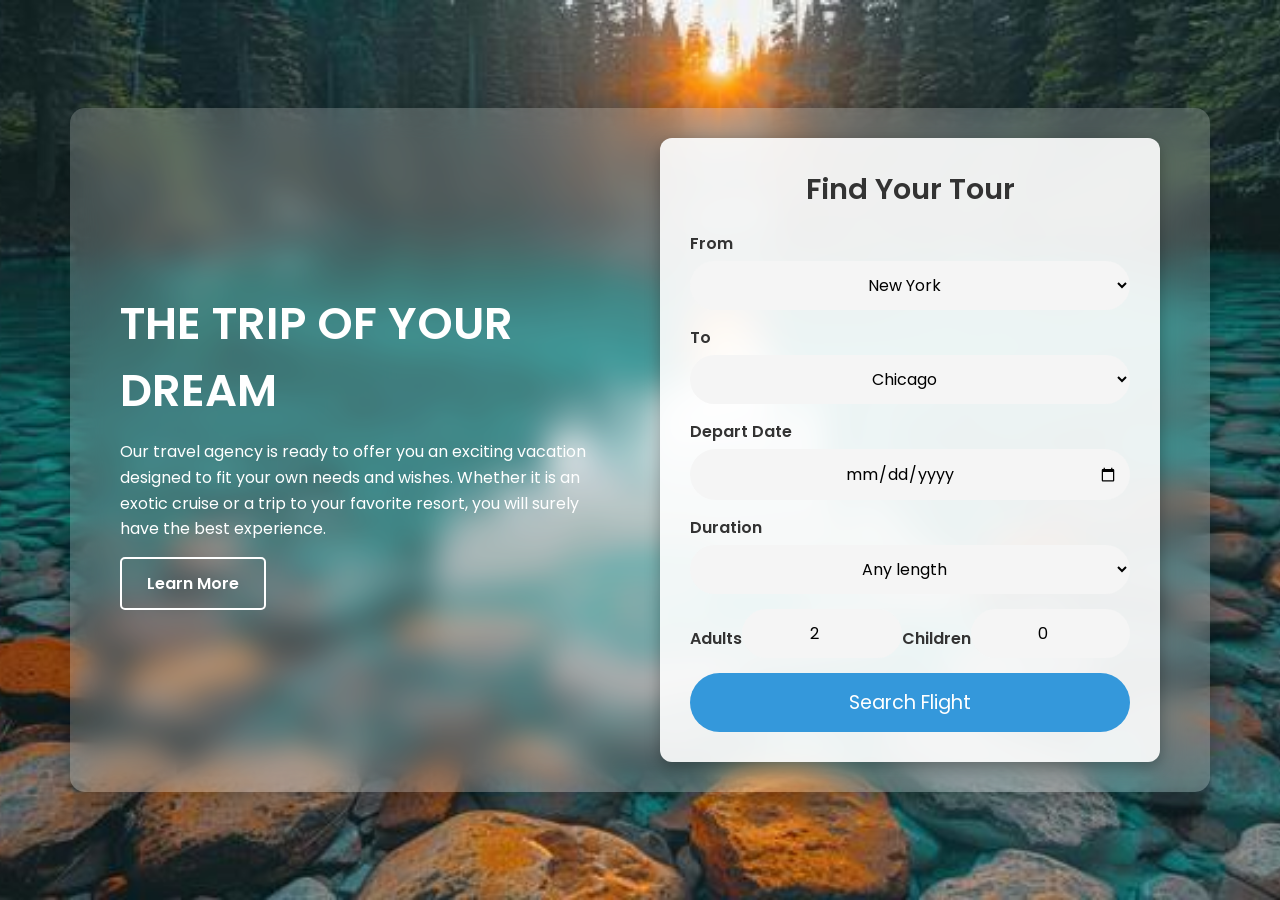
<file: book.html>
<!DOCTYPE html>
<html lang="en">
  <head>
    <meta charset="UTF-8" />
    <meta name="viewport" content="width=device-width, initial-scale=1.0" />
    <title>Travel Agency</title>
    <link rel="stylesheet" href="book.css" />
  </head>
  <body>
    <main>
      <section class="hero">
        <div class="text">
          <h2>The Trip of Your Dream</h2>
          <p>
            Our travel agency is ready to offer you an exciting vacation
            designed to fit your own needs and wishes. Whether it is an exotic
            cruise or a trip to your favorite resort, you will surely have the
            best experience.
          </p>
          <a href="#" class="btn-learn">Learn More</a>
        </div>
        <div class="form">
          <h3>Find Your Tour</h3>
          <form>
            <label for="from">From</label>
            <select id="from" name="from">
              <option>New York</option>
            </select>

            <label for="to">To</label>
            <select id="to" name="to">
              <option>Chicago</option>
            </select>

            <label for="date">Depart Date</label>
            <input type="date" id="date" name="date" />

            <label for="duration">Duration</label>
            <select id="duration" name="duration">
              <option>Any length</option>
            </select>

            <div class="passengers">
              <label>Adults</label>
              <input type="number" value="2" min="1" />

              <label>Children</label>
              <input type="number" value="0" min="0" />
            </div>

            <button type="submit" class="btn-search">Search Flight</button>
          </form>
        </div>
      </section>
    </main>
  </body>
</html>
</file>
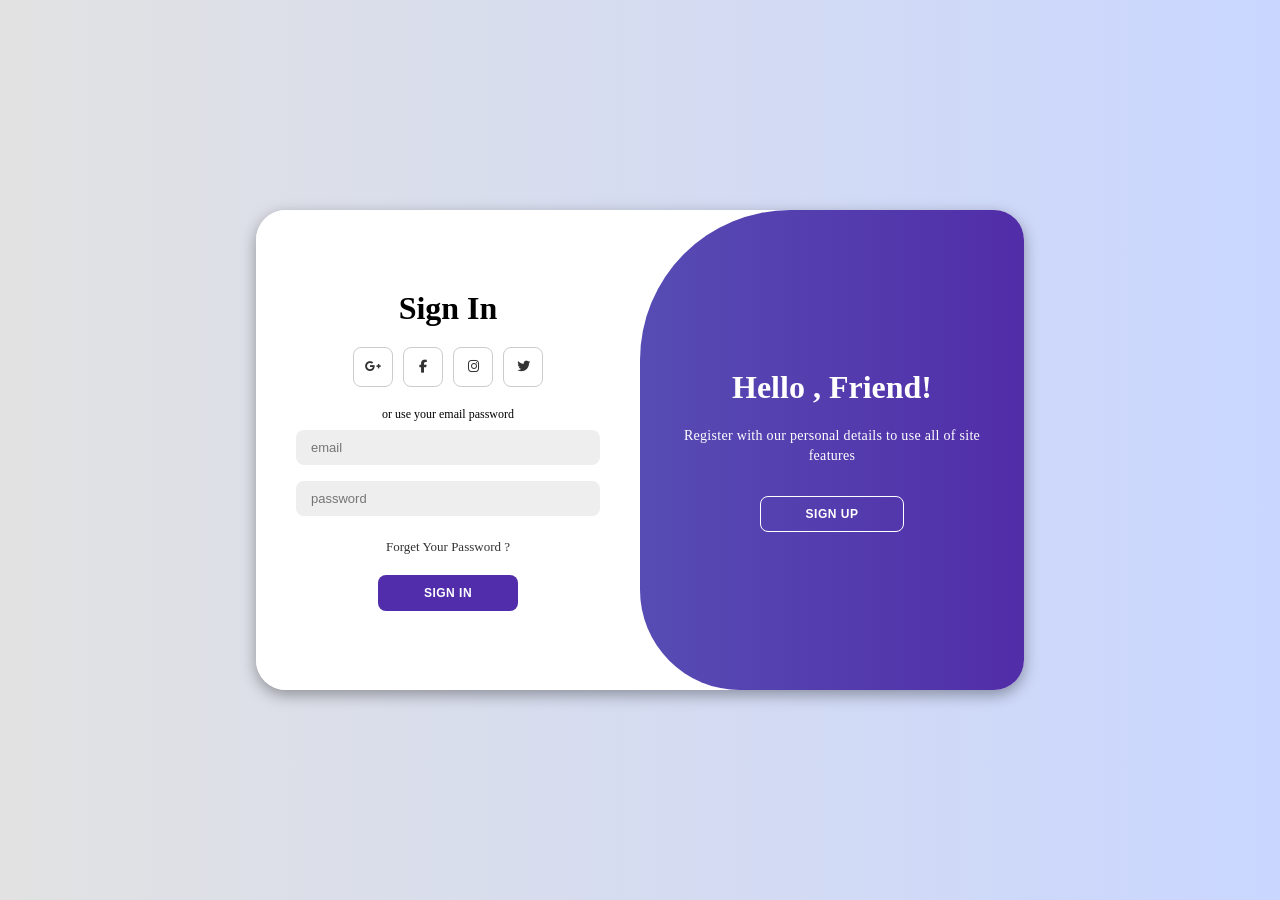
<file: login.html>
<!DOCTYPE html>
<html lang="en">
<head>
    <meta charset="UTF-8">
    <meta name="viewport" content="width=device-width, initial-scale=1.0">
    <link rel="stylesheet" href="https://cdnjs.cloudflare.com/ajax/libs/font-awesome/6.7.2/css/all.min.css" integrity="sha512-Evv84Mr4kqVGRNSgIGL/F/aIDqQb7xQ2vcrdIwxfjThSH8CSR7PBEakCr51Ck+w+/U6swU2Im1vVX0SVk9ABhg==" crossorigin="anonymous" referrerpolicy="no-referrer" />
    <link rel="stylesheet" href="login.css">
    <title>Login page</title>
</head>
<body>
    <div class="container" id="container">
        
        <div class="form-container sign-up">
            <form>
                <h1>Create Account</h1>
                <div class="social-icons">
                    <a href="#" class="icon"><i class="fa-brands fa-google-plus-g"></i></a>
                    <a href="#" class="icon"><i class="fa-brands fa-facebook-f"></i></a>
                    <a href="#" class="icon"><i class="fa-brands fa-instagram"></i></a>
                    <a href="#" class="icon"><i class="fa-brands fa-twitter"></i></a>
                </div>
                <span>or use your email for registration</span>
                <input type="text" placeholder="Name">
                <input type="email" placeholder="email">
                <input type="password" placeholder="password">
                <button>Sign Up</button>
            </form>
        </div>

        <div class="form-container sign-in">
            <form>
                <h1>Sign In</h1>
                <div class="social-icons">
                    <a href="#" class="icon"><i class="fa-brands fa-google-plus-g"></i></a>
                    <a href="#" class="icon"><i class="fa-brands fa-facebook-f"></i></a>
                    <a href="#" class="icon"><i class="fa-brands fa-instagram"></i></a>
                    <a href="#" class="icon"><i class="fa-brands fa-twitter"></i></a>
                </div>
                <span>or use your email password</span>
                <input type="email" placeholder="email">
                <input type="password" placeholder="password">
                <a href="#">Forget Your Password ?</a>
                <button>Sign In</button>
            </form>
        </div>

        <div class="toggle-container">
            <div class="toggle">
                <div class="toggle-pannel toggle-left">
                    <h1>Welcome Back</h1>
                    <p>Enter your personal details to use all of sites features</p>
                    <button class="hidden" id="login">Sign In</button>
                </div>
                <div class="toggle-pannel toggle-right">
                    <h1>Hello , Friend!</h1>
                    <p>Register with our personal details to use all of site features</p>
                    <button class="hidden" id="register">Sign Up</button>
                </div>
            </div>
        </div>

    </div>

    <!-- <script>
        const container = document.getElementById('container');
        const registerBtn = document.getElementById('register');
        const loginBtn = document.getElementById('login');

        registerBtn.addEventListener('click',()=>{
        container.classList.add("active");
        });

        loginBtn.addEventListener('click',()=>{
        container.classList.remove("active");
        });
    </script> -->
</body>
</html>
</file>
<file: book.css>
/* Import Google Font */
 @import url('https://fonts.googleapis.com/css2?family=Poppins:wght@300;400;600&display=swap');

 * {
   margin: 0;
   padding: 0;
   box-sizing: border-box;
   font-family: 'Poppins', sans-serif;
 }
 
 body {
  background: url('book_img2.jpg') no-repeat center center/cover;
  height: 100vh;
  display: flex;
  justify-content: center;
  align-items: center;
  padding: 20px;
}
/* Main Container */
.hero {
  display: flex;
  justify-content: space-between;
  align-items: center;
  width: 95%; /* Increased width */
  max-width: 1200px; /* Wider container */
  height: auto; /* Adjusted height */
  padding: 30px 50px; /* Adjusted padding */
  background: rgba(255, 255, 255, 0.2);
  border-radius: 15px;
  backdrop-filter: blur(15px);
  box-shadow: 0px 8px 25px rgba(0, 0, 0, 0.3);
  animation: fadeIn 1s ease-in-out;
  margin: auto;
}
 
 /* Left Side Text */
 .text {
   flex: 1;
   color: white;
   padding-right: 40px;
   animation: slideInLeft 1s ease-in-out;
 }
 
 .text h2 {
   font-size: 2.8rem;
   font-weight: 600;
   text-transform: uppercase;
 }
 .text p {
   font-size: 1rem;
   line-height: 1.6;
   margin: 15px 0;
 }
 
 .btn-learn {
   display: inline-block;
   padding: 12px 25px;
   color: white;
   text-decoration: none;
   font-weight: 600;
   border: 2px solid white;
   border-radius: 5px;
   transition: 0.3s ease-in-out;
 }
 
 .btn-learn:hover {
   background: white;
   color: #333;
 }
 
 
 /* Find Your Tour Form */
 .form {
   flex: 1;
   background: rgba(255, 255, 255, 0.9);
   padding: 30px;
   border-radius: 12px;
   box-shadow: 0px 5px 15px rgba(0, 0, 0, 0.3);
   width: 100%;
   max-width: 500px; /* Increased width */
   animation: slideInRight 1s ease-in-out;
   transition: border 0.3s ease-in-out; /* Smooth transition for border */
 }
 
 .form h3 {
   text-align: center;
   font-size: 1.8rem;
   font-weight: 600;
   margin-bottom: 20px;
   color: #333;
 }
 
 /* Form Fields */
 form {
   display: flex;
   flex-direction: column;
 }
 
 label {
   font-size: 1rem;
   font-weight: 600;
   margin-bottom: 5px;
   color: #333;
 }
 
 select, input {
   padding: 12px;
   margin-bottom: 15px;
   border: none;
   border-radius: 30px; /* Rounded input fields */
   font-size: 1rem;
   background: #f5f5f5;
   text-align: center;
   transition: 0.3s ease-in-out;
 }
 select:hover{
     border: solid 2px #3498db;
 }
 input:hover{
     border: solid 2px #3498db;
 }
 
 select:focus, input:focus {
   background: #ebebeb;
   outline: none;
   box-shadow: 0px 0px 8px rgba(0, 0, 0, 0.2);
 }
 
 .passengers {
   display: flex;
   justify-content: space-between;
   align-items: center;
 }
 
 .passengers label {
   font-size: 1rem;
 }
 
 .passengers input {
   width: 45%;
 }
 
 /* Search Button */
 .btn-search {
   background: #3498db;
   color: white;
   padding: 15px;
   font-size: 1.2rem;
   border: none;
   border-radius: 30px; /* Rounded Button */
   cursor: pointer;
   transition: 0.3s;
 }
 
 .btn-search:hover {
   background: darkorange;
   color: black;
   font-weight: 700;
 }
 
 /* Animations */
 @keyframes fadeIn {
   from { opacity: 0; }
   to { opacity: 1; }
 }
 
 @keyframes slideInLeft {
   from { transform: translateX(-50px); opacity: 0; }
   to { transform: translateX(0); opacity: 1; }
 }
 
 @keyframes slideInRight {
   from { transform: translateX(50px); opacity: 0; }
   to { transform: translateX(0); opacity: 1; }
 }
 
 /* Responsive Design */
 @media (max-width: 900px) {
   .hero {
     flex-direction: column;
     text-align: center;
     width: 90%;
   }
 
   .text {
     padding-right: 0;
     padding-bottom: 20px;
   }
 
   .form {
     width: 100%;
   }
 
   .passengers {
     flex-direction: column;
   }
 
   .passengers input {
     width: 100%;
   }
 }
</file>
<file: login.css>
* {
    margin: 0;
    padding: 0;
    box-sizing: border-box;
}

body {
    background-color: #c9d6ff;
    background: linear-gradient(to right, #e2e2e2,#c9d6ff);
    display: flex;
    align-items: center;
    justify-content: center;
    flex-direction: column;
    height: 100vh;
}

.container{
    background-color: #fff;
    border-radius: 30px;
    box-shadow: 0 5px 15px rgba(0, 0, 0, 0.35);
    position: relative;
    overflow: hidden;
    width:768px;
    max-width: 100%;
    min-height: 480px;
}

.container p {
    font-size: 14px;
    line-height: 20px;
    letter-spacing: 0.3px;
    margin: 20px 0;
}

.container span{
    font-size: 12px;
}

.container a{
    color: #333;
    font-size: 13px;
    text-decoration: none;
    margin: 15px 0 10px;
}

.container button{
    background-color: #512daB;
    color: #fff;
    font-size: 12px;
    padding: 10px 45px;
    border: 1px solid transparent;
    border-radius: 8px;
    font-weight: 600;
    letter-spacing: 0.5px;
    text-transform: uppercase;
    margin-top: 10px;
    cursor: pointer;
}

.container button.hidden {
    background-color: transparent;
    border-color: #fff;
}

.container form{
    background-color: #fff;
    display: flex;
    align-items: center;
    justify-content: center;
    flex-direction: column;
    padding: 0 40px;
    height: 100%;
}

.container input {
    background-color: #eee;
    border: none;
    margin: 8px 0;
    padding: 10px 15px;
    font-size: 13px;
    border-radius: 8px;
    width: 100%;
    outline: none;
}

.form-container {
    position: absolute;
    top: 0;
    height: 100%;
    transition: all 0.6s ease-in-out;
}

.sign-in {
    left: 0;
    width: 50%;
    z-index: 2;
}

.container.active .sign-in{
    transform: translate(100%);
}

.sign-up{
    left: 0;
    width: 50%;
    opacity: 0;
    z-index: 1;
}

.container.active .sign-up{
    transform: translate(100%);
    opacity: 1;
    z-index: 5;
    animation: move 0.6s;
}

@keyframes move {
    0%, 49.99%{
        opacity: 1;
        z-index: 1;
    }
    50%, 100%{
        opacity: 1;
        z-index: 5;
    }
}

.social-icons{
    margin: 20px 0;
}

.social-icons a{
    border: 1px solid #ccc;
    border-radius: 20%;
    display: inline-flex;
    justify-content: center;
    align-items: center;
    margin: 0 3px;
    width: 40px;
    height: 40px;
}

.toggle-container{
    position: absolute;
    top: 0;
    left: 50%;
    width: 50%;
    height: 100%;
    overflow: hidden;
    transition: all 0.6s ease-in-out;
    border-radius: 150px 0 0 100px;
    z-index: 1000;
}

.container.active .toggle-container{
    transform: translateX(-100%);
    border-radius: 0 150px 100px 0;
}

.toggle{
    background-color: #512daB;
    height: 100%;
    background: linear-gradient(to right, #5c6bc0, #512da8);
    color: #fff;
    position: relative;
    left: -100%;
    height: 100%;
    width: 200%;
    transform: translateX(0);
    transition: all 0.6s ease-in-out;
}

.container.active .toggle{
    transform: translateX(50%);
}

.toggle-pannel{
    position: absolute;
    width: 50%;
    height: 100%;
    display: flex;
    align-items: center;
    justify-content: center;
    flex-direction: column;
    padding: 0 30px;
    text-align: center;
    top: 0;
    transform: translateX(0);
    transition: all 0.6 ease-in-out;
}

.toggle-left{
    transform: translateX(-200%);
}

.container.active .toggle-left {
    transform: translateX(0);
}

.toggle-right{
    right: 0;
    transform:  translateX(0);
}

.container.active .toggle-right {
    transform: translateX(200%);
}
</file>
